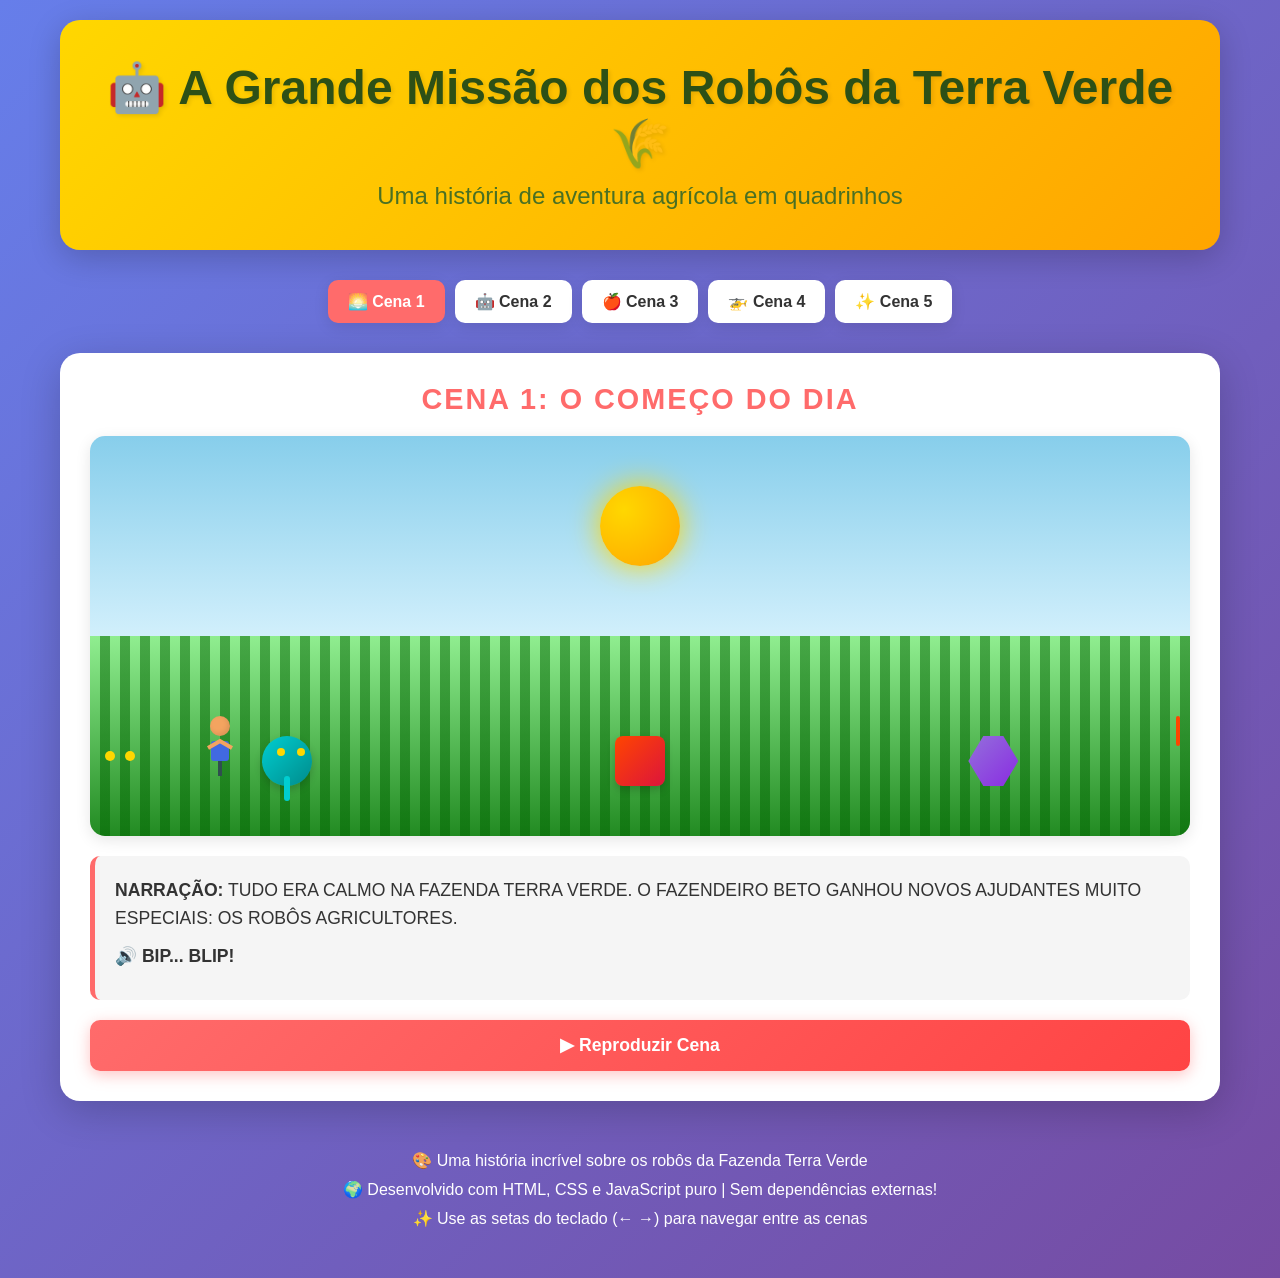
<file: index.html>
<!DOCTYPE html>
<html lang="pt-BR">
<head>
    <meta charset="UTF-8">
    <meta name="viewport" content="width=device-width, initial-scale=1.0">
    <title>A Grande Missão dos Robôs da Terra Verde</title>
    <link rel="stylesheet" href="style.css">
</head>
<body>
    <div class="container">
        <!-- Header -->
        <header class="header">
            <div class="header-content">
                <h1>🤖 A Grande Missão dos Robôs da Terra Verde 🌾</h1>
                <p class="subtitle">Uma história de aventura agrícola em quadrinhos</p>
            </div>
        </header>

        <!-- Navigation -->
        <nav class="nav">
            <button class="nav-btn active" data-scene="0">🌅 Cena 1</button>
            <button class="nav-btn" data-scene="1">🤖 Cena 2</button>
            <button class="nav-btn" data-scene="2">🍎 Cena 3</button>
            <button class="nav-btn" data-scene="3">🚁 Cena 4</button>
            <button class="nav-btn" data-scene="4">✨ Cena 5</button>
        </nav>

        <!-- Main Content -->
        <main class="main-content">
            <div class="scene-container">
                <!-- Scene 1: O Amanhecer -->
                <section class="scene active" id="scene-0">
                    <div class="scene-title">CENA 1: O COMEÇO DO DIA</div>
                    <div class="scene-visual">
                        <div class="sky-gradient"></div>
                        <div class="sun" id="sun-1"></div>
                        <div class="farm-background">
                            <div class="grass"></div>
                            <div class="farmer">
                                <div class="farmer-head"></div>
                                <div class="farmer-body"></div>
                                <div class="farmer-arm-left"></div>
                                <div class="farmer-arm-right"></div>
                                <div class="farmer-leg"></div>
                            </div>
                        </div>
                        <div class="robots-row">
                            <div class="robot tico-robot"></div>
                            <div class="robot brazo-robot"></div>
                            <div class="robot drone-robot"></div>
                        </div>
                    </div>
                    <div class="scene-text">
                        <p><strong>NARRAÇÃO:</strong> TUDO ERA CALMO NA FAZENDA TERRA VERDE. O FAZENDEIRO BETO GANHOU NOVOS AJUDANTES MUITO ESPECIAIS: OS ROBÔS AGRICULTORES.</p>
                        <p class="sound-effect">🔊 BIP... BLIP!</p>
                    </div>
                    <button class="play-btn" id="play-scene-0">▶ Reproduzir Cena</button>
                </section>

                <!-- Scene 2: Robô Tico -->
                <section class="scene" id="scene-1">
                    <div class="scene-title">CENA 2: O ROBÔ TICO EM AÇÃO</div>
                    <div class="scene-visual">
                        <div class="sky-gradient"></div>
                        <div class="farm-background">
                            <div class="plants-row">
                                <div class="plant good"></div>
                                <div class="plant good"></div>
                                <div class="plant weed"></div>
                                <div class="plant good"></div>
                                <div class="plant weed"></div>
                                <div class="plant good"></div>
                            </div>
                        </div>
                        <div class="tico-action">
                            <div class="robot-tico-large"></div>
                            <div class="pincer" id="pincer-2"></div>
                        </div>
                    </div>
                    <div class="scene-text">
                        <p><strong>NARRAÇÃO:</strong> O ROBÔ TICO ANDA DEVAGAR ENTRE AS PLANTAS. ELE USA SUAS PINÇAS PARA RETIRAR AS PLANTAS RUINS QUE ROUBAM A ÁGUA DOS TOMATES.</p>
                        <p class="sound-effect">🔊 VRUM... VRUM... PLOC!</p>
                    </div>
                    <button class="play-btn" id="play-scene-1">▶ Reproduzir Cena</button>
                </section>

                <!-- Scene 3: Colheita de Maçãs -->
                <section class="scene" id="scene-2">
                    <div class="scene-title">CENA 3: A COLHEITA DE MAÇÃS</div>
                    <div class="scene-visual">
                        <div class="sky-gradient"></div>
                        <div class="farm-background">
                            <div class="apple-tree"></div>
                        </div>
                        <div class="mechanical-arm-container">
                            <div class="mechanical-arm" id="mech-arm-3">
                                <div class="arm-segment-1"></div>
                                <div class="arm-segment-2"></div>
                                <div class="arm-hand"></div>
                            </div>
                            <div class="apple" id="apple-3"></div>
                            <div class="basket"></div>
                        </div>
                    </div>
                    <div class="scene-text">
                        <p><strong>NARRAÇÃO:</strong> O ROBÔ BRAÇO-MECÂNICO ESTICA SEU BRAÇO LONGO. ELE SEGURA A MAÇÃ VERMELHA COM MUITO CUIDADO PARA NÃO AMASSAR.</p>
                        <p class="sound-effect">🔊 ZIIIP... FOF!</p>
                    </div>
                    <button class="play-btn" id="play-scene-2">▶ Reproduzir Cena</button>
                </section>

                <!-- Scene 4: Drone Zeca -->
                <section class="scene" id="scene-3">
                    <div class="scene-title">CENA 4: O VÔO DO DRONE ZECA</div>
                    <div class="scene-visual">
                        <div class="sky-gradient" style="background: linear-gradient(180deg, #87CEEB 0%, #E0F6FF 100%);"></div>
                        <div class="clouds">
                            <div class="cloud cloud-1"></div>
                            <div class="cloud cloud-2"></div>
                            <div class="cloud cloud-3"></div>
                        </div>
                        <div class="drone-flight" id="drone-4">
                            <div class="drone-zeca">
                                <div class="drone-body"></div>
                                <div class="propeller prop-1"></div>
                                <div class="propeller prop-2"></div>
                                <div class="propeller prop-3"></div>
                                <div class="propeller prop-4"></div>
                                <div class="camera"></div>
                            </div>
                        </div>
                        <div class="farm-view-from-sky">
                            <div class="field field-1"></div>
                            <div class="field field-2"></div>
                            <div class="field field-3"></div>
                        </div>
                    </div>
                    <div class="scene-text">
                        <p><strong>NARRAÇÃO:</strong> O DRONE ZECA VOA BEM ALTO, ACIMA DAS NUVENS. LÁ DE CIMA, ELE TIRA FOTOS DE TODA A FAZENDA PARA VER SE AS PLANTAS ESTÃO COM SEDE.</p>
                        <p class="sound-effect">🔊 ZUUUM... ZUUUM... CLIQUE!</p>
                    </div>
                    <button class="play-btn" id="play-scene-3">▶ Reproduzir Cena</button>
                </section>

                <!-- Scene 5: Missão Cumprida -->
                <section class="scene" id="scene-4">
                    <div class="scene-title">CENA 5: MISSÃO CUMPRIDA</div>
                    <div class="scene-visual">
                        <div class="sunset-gradient"></div>
                        <div class="sun" id="sun-5" style="bottom: 20%; left: 15%;"></div>
                        <div class="farm-background">
                            <div class="grass-final"></div>
                        </div>
                        <div class="farmer-final">
                            <div class="farmer-head"></div>
                            <div class="farmer-body"></div>
                            <div class="farmer-arm-wave"></div>
                            <div class="farmer-arm-static"></div>
                        </div>
                        <div class="robots-charging">
                            <div class="robot-charge tico"></div>
                            <div class="robot-charge brazo"></div>
                            <div class="robot-charge drone"></div>
                            <div class="charging-station"></div>
                        </div>
                    </div>
                    <div class="scene-text">
                        <p><strong>NARRAÇÃO:</strong> NO FINAL DO DIA, A FAZENDA ESTAVA LIMPA E ORGANIZADA. OS ROBÔS VOLTAM PARA SUAS CASINHAS PARA RECARREGAR AS BATERIAS. A FAZENDA ESTÁ FELIZ!</p>
                        <p class="sound-effect">🔊 CHUÁ... CHUÁ... PIM... POU...</p>
                    </div>
                    <button class="play-btn" id="play-scene-4">▶ Reproduzir Cena</button>
                </section>
            </div>
        </main>

        <!-- Footer -->
        <footer class="footer">
            <p>🎨 Uma história incrível sobre os robôs da Fazenda Terra Verde</p>
            <p>🌍 Desenvolvido com HTML, CSS e JavaScript puro | Sem dependências externas!</p>
            <p>✨ Use as setas do teclado (← →) para navegar entre as cenas</p>
        </footer>
    </div>

    <script src="script.js"></script>
</body>
</html>
</file>
<file: style.css>
* {
    margin: 0;
    padding: 0;
    box-sizing: border-box;
}

body {
    font-family: 'Comic Sans MS', 'Segoe Print', cursive, sans-serif;
    background: linear-gradient(135deg, #667eea 0%, #764ba2 100%);
    min-height: 100vh;
    color: #333;
}

.container {
    max-width: 1200px;
    margin: 0 auto;
    padding: 20px;
}

/* Header */
.header {
    background: linear-gradient(135deg, #FFD700 0%, #FFA500 100%);
    padding: 40px 20px;
    border-radius: 20px;
    text-align: center;
    margin-bottom: 30px;
    box-shadow: 0 8px 32px rgba(0,0,0,0.2);
    animation: slideDown 0.6s ease-out;
}

.header h1 {
    font-size: 3em;
    color: #2d5016;
    text-shadow: 2px 2px 4px rgba(0,0,0,0.1);
    margin-bottom: 10px;
}

.subtitle {
    font-size: 1.5em;
    color: #4a7023;
}

/* Navigation */
.nav {
    display: flex;
    gap: 10px;
    margin-bottom: 30px;
    flex-wrap: wrap;
    justify-content: center;
}

.nav-btn {
    padding: 12px 20px;
    font-size: 1em;
    border: none;
    border-radius: 10px;
    background: white;
    color: #333;
    cursor: pointer;
    transition: all 0.3s ease;
    font-weight: bold;
    box-shadow: 0 4px 15px rgba(0,0,0,0.1);
}

.nav-btn:hover {
    transform: translateY(-3px);
    box-shadow: 0 6px 20px rgba(0,0,0,0.2);
    background: #FFD700;
}

.nav-btn.active {
    background: #FF6B6B;
    color: white;
}

/* Main Content */
.main-content {
    background: white;
    border-radius: 20px;
    padding: 30px;
    box-shadow: 0 10px 40px rgba(0,0,0,0.2);
    margin-bottom: 30px;
}

.scene-container {
    min-height: 600px;
}

.scene {
    display: none;
    animation: fadeIn 0.5s ease-in;
}

.scene.active {
    display: block;
}

@keyframes fadeIn {
    from {
        opacity: 0;
        transform: translateY(20px);
    }
    to {
        opacity: 1;
        transform: translateY(0);
    }
}

@keyframes slideDown {
    from {
        opacity: 0;
        transform: translateY(-30px);
    }
    to {
        opacity: 1;
        transform: translateY(0);
    }
}

/* Scene Title */
.scene-title {
    font-size: 1.8em;
    font-weight: bold;
    color: #FF6B6B;
    margin-bottom: 20px;
    text-align: center;
    text-transform: uppercase;
    letter-spacing: 2px;
}

/* Scene Visual */
.scene-visual {
    height: 400px;
    background: white;
    border-radius: 15px;
    margin-bottom: 20px;
    position: relative;
    overflow: hidden;
    box-shadow: 0 4px 15px rgba(0,0,0,0.1);
}

/* Sky and Background */
.sky-gradient {
    position: absolute;
    top: 0;
    left: 0;
    width: 100%;
    height: 60%;
    background: linear-gradient(180deg, #87CEEB 0%, #E0F6FF 100%);
}

.sunset-gradient {
    position: absolute;
    top: 0;
    left: 0;
    width: 100%;
    height: 100%;
    background: linear-gradient(180deg, #FF7E5F 0%, #FEB47B 50%, #90EE90 100%);
}

/* Sun Animation */
.sun {
    position: absolute;
    width: 80px;
    height: 80px;
    background: radial-gradient(circle at 30% 30%, #FFD700, #FFA500);
    border-radius: 50%;
    top: 30px;
    left: 50%;
    transform: translateX(-50%);
    box-shadow: 0 0 30px #FFD700;
    animation: sunRise 3s ease-in-out forwards;
}

@keyframes sunRise {
    from {
        top: 30px;
        opacity: 0.5;
    }
    to {
        top: 50px;
        opacity: 1;
    }
}

/* Farm Background */
.farm-background {
    position: absolute;
    bottom: 0;
    width: 100%;
    height: 50%;
    display: flex;
    align-items: flex-end;
    justify-content: center;
}

.grass {
    width: 100%;
    height: 100%;
    background: linear-gradient(180deg, #90EE90 0%, #228B22 100%);
    position: relative;
}

.grass::before,
.grass::after {
    content: '';
    position: absolute;
    background: repeating-linear-gradient(90deg, transparent, transparent 10px, rgba(0,100,0,0.3) 10px, rgba(0,100,0,0.3) 20px);
    width: 100%;
    height: 100%;
}

.grass-final {
    width: 100%;
    height: 50%;
    background: linear-gradient(180deg, #90EE90 0%, #228B22 100%);
}

/* Farmer */
.farmer {
    position: absolute;
    left: 10%;
    bottom: 30%;
    width: 40px;
    height: 60px;
    display: flex;
    flex-direction: column;
    align-items: center;
}

.farmer-head {
    width: 20px;
    height: 20px;
    background: #F4A460;
    border-radius: 50%;
    margin-bottom: 5px;
    box-shadow: inset -2px -2px 5px rgba(0,0,0,0.1);
}

.farmer-body {
    width: 18px;
    height: 20px;
    background: #4169E1;
    border-radius: 3px;
}

.farmer-arm-left {
    position: absolute;
    width: 15px;
    height: 4px;
    background: #F4A460;
    top: 30px;
    left: 8px;
    transform: rotate(-30deg);
    transform-origin: left center;
}

.farmer-arm-right {
    position: absolute;
    width: 15px;
    height: 4px;
    background: #F4A460;
    top: 30px;
    right: 8px;
    transform: rotate(30deg);
    transform-origin: right center;
}

.farmer-leg {
    position: absolute;
    width: 4px;
    height: 15px;
    background: #2F4F4F;
    bottom: 0;
    left: 18px;
}

.farmer-final {
    position: absolute;
    left: 15%;
    bottom: 20%;
    width: 40px;
    height: 60px;
    display: flex;
    flex-direction: column;
    align-items: center;
}

.farmer-arm-wave {
    position: absolute;
    width: 15px;
    height: 4px;
    background: #F4A460;
    top: 30px;
    right: -10px;
    transform-origin: left center;
    animation: wave 0.6s ease-in-out infinite;
}

.farmer-arm-static {
    position: absolute;
    width: 15px;
    height: 4px;
    background: #F4A460;
    top: 30px;
    left: 8px;
    transform: rotate(-30deg);
    transform-origin: left center;
}

@keyframes wave {
    0%, 100% {
        transform: rotate(30deg);
    }
    50% {
        transform: rotate(-30deg);
    }
}

/* Robots */
.robots-row {
    position: absolute;
    bottom: 50px;
    width: 100%;
    display: flex;
    justify-content: space-around;
    align-items: flex-end;
    padding: 0 20px;
}

.robot {
    width: 50px;
    height: 50px;
    border-radius: 8px;
    box-shadow: 0 4px 8px rgba(0,0,0,0.2);
}

.tico-robot {
    background: linear-gradient(135deg, #00CED1 0%, #008B8B 100%);
    border-radius: 50%;
    position: relative;
}

.tico-robot::before {
    content: '';
    position: absolute;
    width: 8px;
    height: 8px;
    background: #FFD700;
    border-radius: 50%;
    top: 12px;
    left: 15px;
    box-shadow: 20px 0 0 #FFD700;
}

.tico-robot::after {
    content: '';
    position: absolute;
    width: 6px;
    height: 25px;
    background: #00CED1;
    bottom: -15px;
    left: 22px;
    border-radius: 3px;
}

.brazo-robot {
    background: linear-gradient(135deg, #FF4500 0%, #DC143C 100%);
}

.brazo-robot::before {
    content: '';
    position: absolute;
    width: 10px;
    height: 10px;
    background: #FFD700;
    border-radius: 50%;
    top: 15px;
    left: 15px;
    box-shadow: 20px 0 0 #FFD700;
}

.brazo-robot::after {
    content: '';
    position: absolute;
    width: 4px;
    height: 30px;
    background: #FF4500;
    top: -20px;
    right: 10px;
    border-radius: 2px;
}

.drone-robot {
    background: linear-gradient(135deg, #9370DB 0%, #8A2BE2 100%);
    clip-path: polygon(30% 0%, 70% 0%, 100% 50%, 70% 100%, 30% 100%, 0% 50%);
}

.drone-robot::before {
    content: '';
    position: absolute;
    width: 8px;
    height: 8px;
    background: #00FF00;
    border-radius: 50%;
    top: 18px;
    left: 18px;
    animation: blink 0.8s infinite;
}

@keyframes blink {
    0%, 100% {
        opacity: 1;
    }
    50% {
        opacity: 0.3;
    }
}

/* Robot Tico Large */
.robot-tico-large {
    position: absolute;
    width: 80px;
    height: 80px;
    background: linear-gradient(135deg, #00CED1 0%, #008B8B 100%);
    border-radius: 50%;
    left: 50%;
    top: 50%;
    transform: translate(-50%, -50%);
    box-shadow: 0 8px 16px rgba(0,0,0,0.2);
    animation: moveRobot 4s ease-in-out infinite;
}

.robot-tico-large::before {
    content: '';
    position: absolute;
    width: 12px;
    height: 12px;
    background: #FFD700;
    border-radius: 50%;
    top: 20px;
    left: 24px;
    box-shadow: 32px 0 0 #FFD700;
}

@keyframes moveRobot {
    0%, 100% {
        left: 30%;
    }
    50% {
        left: 70%;
    }
}

/* Plants */
.plants-row {
    position: absolute;
    bottom: 50px;
    width: 100%;
    display: flex;
    justify-content: space-around;
    align-items: flex-end;
    padding: 0 40px;
}

.plant {
    width: 30px;
    height: 60px;
    position: relative;
}

.plant.good {
    background: linear-gradient(180deg, transparent 0%, #228B22 50%, #90EE90 100%);
    border-radius: 50% 50% 50% 50% / 60% 60% 40% 40%;
    box-shadow: inset -2px 0 3px rgba(0,0,0,0.2);
}

.plant.good::before,
.plant.good::after {
    content: '';
    position: absolute;
    background: #228B22;
    border-radius: 50%;
}

.plant.good::before {
    width: 12px;
    height: 20px;
    left: 0;
    top: 20px;
}

.plant.good::after {
    width: 12px;
    height: 20px;
    right: 0;
    top: 20px;
}

.plant.weed {
    background: #DAA520;
    border-radius: 50%;
    animation: shake 0.3s ease-in-out;
}

@keyframes shake {
    0%, 100% {
        transform: translateX(0);
    }
    25% {
        transform: translateX(-5px);
    }
    75% {
        transform: translateX(5px);
    }
}

/* Pincer */
.pincer {
    position: absolute;
    width: 20px;
    height: 20px;
    left: 50%;
    bottom: 100px;
    transform: translateX(-50%);
}

.pincer::before,
.pincer::after {
    content: '';
    position: absolute;
    width: 8px;
    height: 12px;
    background: #C0C0C0;
    border-radius: 4px;
    top: 0;
}

.pincer::before {
    left: 0;
    animation: pincerOpen 1s ease-in-out infinite;
}

.pincer::after {
    right: 0;
    animation: pincerClose 1s ease-in-out infinite;
}

@keyframes pincerOpen {
    0%, 100% {
        transform: rotate(-30deg);
    }
    50% {
        transform: rotate(0deg);
    }
}

@keyframes pincerClose {
    0%, 100% {
        transform: rotate(30deg);
    }
    50% {
        transform: rotate(0deg);
    }
}

/* Mechanical Arm */
.mechanical-arm-container {
    position: absolute;
    width: 100%;
    height: 100%;
    display: flex;
    align-items: center;
    justify-content: center;
}

.mechanical-arm {
    position: absolute;
    left: 20%;
    top: 30%;
    width: 200px;
    height: 200px;
}

.arm-segment-1 {
    position: absolute;
    width: 8px;
    height: 100px;
    background: linear-gradient(90deg, #FF4500, #FF6347);
    left: 0;
    top: 0;
    transform-origin: left top;
    animation: armRotate1 2s ease-in-out infinite;
}

.arm-segment-2 {
    position: absolute;
    width: 8px;
    height: 80px;
    background: linear-gradient(90deg, #FF6347, #FF4500);
    left: 100px;
    top: 95px;
    transform-origin: left top;
    animation: armRotate2 2s ease-in-out infinite;
}

.arm-hand {
    position: absolute;
    width: 30px;
    height: 30px;
    background: linear-gradient(135deg, #FFD700, #FFA500);
    border-radius: 50%;
    left: 165px;
    top: 150px;
    animation: handMove 2s ease-in-out infinite;
}

@keyframes armRotate1 {
    0%, 100% {
        transform: rotate(0deg);
    }
    50% {
        transform: rotate(60deg);
    }
}

@keyframes armRotate2 {
    0%, 100% {
        transform: rotate(0deg);
    }
    50% {
        transform: rotate(-45deg);
    }
}

@keyframes handMove {
    0%, 100% {
        left: 165px;
        top: 150px;
    }
    50% {
        left: 230px;
        top: 80px;
    }
}

/* Apple */
.apple {
    position: absolute;
    width: 40px;
    height: 40px;
    background: radial-gradient(circle at 30% 30%, #FF6347, #DC143C);
    border-radius: 50%;
    right: 15%;
    top: 20%;
    box-shadow: inset -2px -2px 5px rgba(0,0,0,0.2);
}

.apple::before {
    content: '';
    position: absolute;
    width: 3px;
    height: 12px;
    background: #8B4513;
    top: -8px;
    left: 18px;
}

/* Basket */
.basket {
    position: absolute;
    width: 80px;
    height: 60px;
    background: linear-gradient(135deg, #D2691E, #A0522D);
    border-radius: 0 0 20px 20px;
    right: 10%;
    bottom: 40px;
    box-shadow: inset -3px 0 5px rgba(0,0,0,0.2);
}

.basket::before {
    content: '';
    position: absolute;
    width: 100%;
    height: 8px;
    background: #8B4513;
    top: 0;
    border-radius: 20px 20px 0 0;
}

.basket::after {
    content: '';
    position: absolute;
    width: 60px;
    height: 4px;
    background: #8B4513;
    top: -15px;
    left: 10px;
    border-radius: 20px;
}

/* Apple Tree */
.apple-tree {
    position: absolute;
    width: 150px;
    height: 150px;
    right: 15%;
    top: 20%;
}

.apple-tree::before {
    content: '';
    position: absolute;
    width: 15px;
    height: 80px;
    background: #8B4513;
    left: 67px;
    top: 70px;
    border-radius: 10px;
}

.apple-tree::after {
    content: '';
    position: absolute;
    width: 100px;
    height: 100px;
    background: radial-gradient(circle at 30% 30%, #90EE90, #228B22);
    border-radius: 50%;
    left: 25px;
    top: 0px;
}

/* Clouds */
.clouds {
    position: absolute;
    width: 100%;
    height: 100%;
    top: 0;
}

.cloud {
    position: absolute;
    background: white;
    border-radius: 50px;
    opacity: 0.8;
}

.cloud-1 {
    width: 100px;
    height: 40px;
    top: 30px;
    left: 10%;
    animation: drift 8s ease-in-out infinite;
}

.cloud-2 {
    width: 80px;
    height: 35px;
    top: 80px;
    right: 20%;
    animation: drift 10s ease-in-out infinite 1s;
}

.cloud-3 {
    width: 120px;
    height: 45px;
    top: 50px;
    right: 5%;
    animation: drift 12s ease-in-out infinite 2s;
}

@keyframes drift {
    0%, 100% {
        transform: translateX(0);
    }
    50% {
        transform: translateX(30px);
    }
}

/* Drone */
.drone-flight {
    position: absolute;
    width: 100%;
    height: 100%;
    display: flex;
    align-items: center;
    justify-content: center;
}

.drone-zeca {
    position: relative;
    width: 60px;
    height: 60px;
    animation: droneFloat 3s ease-in-out infinite;
}

.drone-body {
    width: 40px;
    height: 30px;
    background: linear-gradient(135deg, #9370DB, #8A2BE2);
    border-radius: 20px;
    margin: 0 auto;
    position: relative;
}

.propeller {
    position: absolute;
    background: #333;
    opacity: 0.8;
}

.prop-1,
.prop-3 {
    width: 35px;
    height: 3px;
    top: 5px;
    left: 12px;
    animation: spin 0.3s linear infinite;
}

.prop-2,
.prop-4 {
    width: 3px;
    height: 35px;
    left: 28px;
    top: -3px;
    animation: spin 0.3s linear infinite;
}

.prop-3,
.prop-4 {
    animation: spinReverse 0.3s linear infinite;
}

.camera {
    width: 8px;
    height: 8px;
    background: #FF0000;
    border-radius: 50%;
    position: absolute;
    left: 26px;
    bottom: -8px;
    animation: cameraBlink 0.8s ease-in-out infinite;
}

@keyframes droneFloat {
    0%, 100% {
        transform: translateY(0px);
    }
    50% {
        transform: translateY(-20px);
    }
}

@keyframes spin {
    0% {
        transform: rotate(0deg);
    }
    100% {
        transform: rotate(360deg);
    }
}

@keyframes spinReverse {
    0% {
        transform: rotate(0deg);
    }
    100% {
        transform: rotate(-360deg);
    }
}

@keyframes cameraBlink {
    0%, 100% {
        opacity: 1;
    }
    50% {
        opacity: 0.3;
    }
}

/* Farm View from Sky */
.farm-view-from-sky {
    position: absolute;
    bottom: 20px;
    width: 80%;
    height: 40%;
    left: 10%;
    display: flex;
    gap: 10px;
}

.field {
    flex: 1;
    background: linear-gradient(45deg, #90EE90, #228B22);
    border-radius: 5px;
    opacity: 0.7;
}

/* Robots Charging */
.robots-charging {
    position: absolute;
    bottom: 50px;
    width: 100%;
    display: flex;
    justify-content: space-around;
    align-items: flex-end;
    padding: 0 40px;
}

.robot-charge {
    width: 50px;
    height: 50px;
    border-radius: 8px;
    box-shadow: 0 4px 8px rgba(0,0,0,0.2);
    animation: charging 1.5s ease-in-out infinite;
}

.robot-charge.tico {
    background: linear-gradient(135deg, #00CED1 0%, #008B8B 100%);
    border-radius: 50%;
}

.robot-charge.tico::before {
    content: '';
    position: absolute;
    width: 8px;
    height: 8px;
    background: #00FF00;
    border-radius: 50%;
    top: 12px;
    left: 21px;
    box-shadow: 0 0 8px #00FF00;
    animation: blink 0.8s infinite;
}

.robot-charge.brazo {
    background: linear-gradient(135deg, #FF4500 0%, #DC143C 100%);
}

.robot-charge.brazo::before {
    content: '';
    position: absolute;
    width: 8px;
    height: 8px;
    background: #00FF00;
    border-radius: 50%;
    top: 15px;
    left: 21px;
    box-shadow: 0 0 8px #00FF00;
    animation: blink 0.8s infinite;
}

.robot-charge.drone {
    background: linear-gradient(135deg, #9370DB 0%, #8A2BE2 100%);
    clip-path: polygon(30% 0%, 70% 0%, 100% 50%, 70% 100%, 30% 100%, 0% 50%);
}

.robot-charge.drone::before {
    content: '';
    position: absolute;
    width: 8px;
    height: 8px;
    background: #00FF00;
    border-radius: 50%;
    top: 18px;
    left: 21px;
    box-shadow: 0 0 8px #00FF00;
    animation: blink 0.8s infinite;
}

.charging-station {
    position: absolute;
    width: 280px;
    height: 30px;
    background: linear-gradient(90deg, #888, #555);
    border-radius: 15px;
    bottom: 30px;
    left: 50%;
    transform: translateX(-50%);
    display: flex;
    justify-content: space-around;
    align-items: center;
    box-shadow: inset 0 2px 5px rgba(0,0,0,0.3);
}

@keyframes charging {
    0%, 100% {
        filter: drop-shadow(0 0 0 rgba(0,255,0,0.5));
    }
    50% {
        filter: drop-shadow(0 0 10px rgba(0,255,0,0.8));
    }
}

/* Scene Text */
.scene-text {
    background: #f5f5f5;
    padding: 20px;
    border-radius: 10px;
    margin-bottom: 20px;
    border-left: 5px solid #FF6B6B;
}

.scene-text p {
    font-size: 1.1em;
    line-height: 1.6;
    margin-bottom: 10px;
    color: #333;
}

.sound-effect {
    font-weight: bold;
    color: #FF6B6B;
    font-size: 1.2em;
}

/* Play Button */
.play-btn {
    width: 100%;
    padding: 15px;
    font-size: 1.1em;
    background: linear-gradient(135deg, #FF6B6B, #FF4444);
    color: white;
    border: none;
    border-radius: 10px;
    cursor: pointer;
    font-weight: bold;
    transition: all 0.3s ease;
    box-shadow: 0 4px 15px rgba(255,107,107,0.4);
}

.play-btn:hover {
    transform: translateY(-2px);
    box-shadow: 0 6px 20px rgba(255,107,107,0.6);
    background: linear-gradient(135deg, #FF4444, #CC3333);
}

.play-btn:active {
    transform: translateY(0);
}

/* Footer */
.footer {
    text-align: center;
    color: white;
    padding: 20px;
    margin-top: 20px;
}

.footer p {
    font-size: 1em;
    margin-bottom: 10px;
}

/* Responsive Design */
@media (max-width: 768px) {
    .header h1 {
        font-size: 2em;
    }

    .subtitle {
        font-size: 1.2em;
    }

    .nav {
        flex-direction: column;
    }

    .nav-btn {
        width: 100%;
    }

    .scene-visual {
        height: 300px;
    }

    .robots-row,
    .robots-charging {
        flex-direction: column;
        padding: 10px;
    }

    .robot,
    .robot-charge {
        margin: 5px 0;
    }
}
</file>
